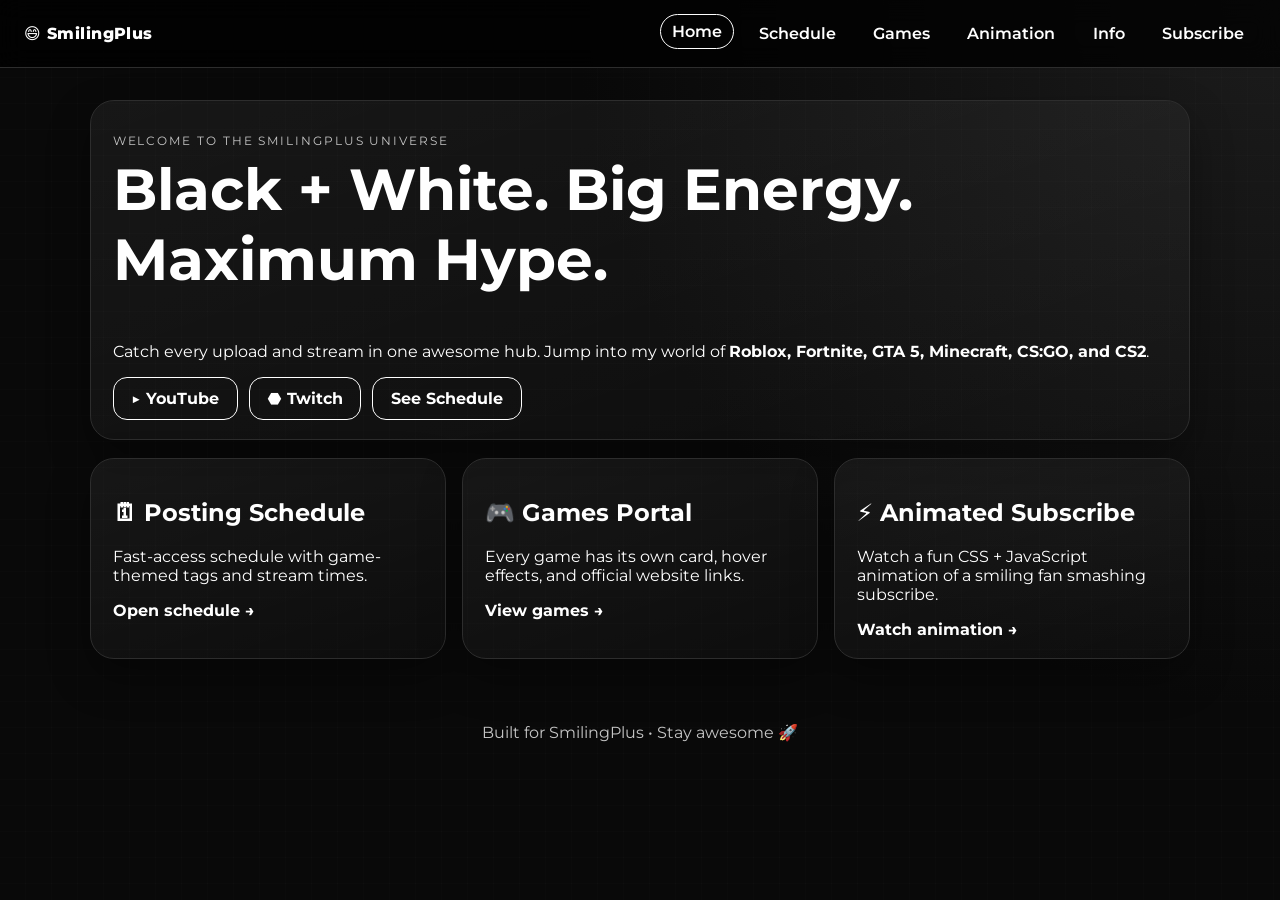
<file: index.html>
<!DOCTYPE html>
<html lang="en">
  <head>
    <meta charset="UTF-8" />
    <meta name="viewport" content="width=device-width, initial-scale=1.0" />
    <title>SmilingPlus | Home</title>
    <link rel="preconnect" href="https://fonts.googleapis.com" />
    <link rel="preconnect" href="https://fonts.gstatic.com" crossorigin />
    <link
      href="https://fonts.googleapis.com/css2?family=Montserrat:wght@400;600;700;800&display=swap"
      rel="stylesheet"
    />
    <link rel="stylesheet" href="styles.css" />
  </head>
  <body>
    <div class="bg-grid" aria-hidden="true"></div>
    <header class="site-header">
      <a class="brand" href="index.html">😄 SmilingPlus</a>
      <button class="menu-toggle" aria-label="Toggle navigation">☰</button>
      <nav>
        <a href="index.html" class="active">Home</a>
        <a href="schedule.html">Schedule</a>
        <a href="games.html">Games</a>
        <a href="animation.html">Animation</a>
        <a href="info.html">Info</a>
        <a href="subscribe.html">Subscribe</a>
      </nav>
    </header>

    <main>
      <section class="hero card glow-animate">
        <p class="kicker">WELCOME TO THE SMILINGPLUS UNIVERSE</p>
        <h1>Black + White. Big Energy. Maximum Hype.</h1>
        <p>
          Catch every upload and stream in one awesome hub. Jump into my world of
          <strong>Roblox, Fortnite, GTA 5, Minecraft, CS:GO, and CS2</strong>.
        </p>
        <div class="cta-row">
          <a class="btn btn-youtube" href="https://www.youtube.com/@SmilingPlus" target="_blank" rel="noopener">▶ YouTube</a>
          <a class="btn btn-twitch" href="https://www.twitch.tv/smilingplus" target="_blank" rel="noopener">⬣ Twitch</a>
          <a class="btn btn-ghost" href="schedule.html">See Schedule</a>
        </div>
      </section>

      <section class="quick-links">
        <article class="card lift">
          <h2>🗓 Posting Schedule</h2>
          <p>Fast-access schedule with game-themed tags and stream times.</p>
          <a class="text-link" href="schedule.html">Open schedule →</a>
        </article>
        <article class="card lift">
          <h2>🎮 Games Portal</h2>
          <p>Every game has its own card, hover effects, and official website links.</p>
          <a class="text-link" href="games.html">View games →</a>
        </article>
        <article class="card lift">
          <h2>⚡ Animated Subscribe</h2>
          <p>Watch a fun CSS + JavaScript animation of a smiling fan smashing subscribe.</p>
          <a class="text-link" href="animation.html">Watch animation →</a>
        </article>
      </section>
    </main>

    <footer>
      <p>Built for SmilingPlus • Stay awesome 🚀</p>
    </footer>

    <script src="script.js"></script>
  </body>
</html>
</file>
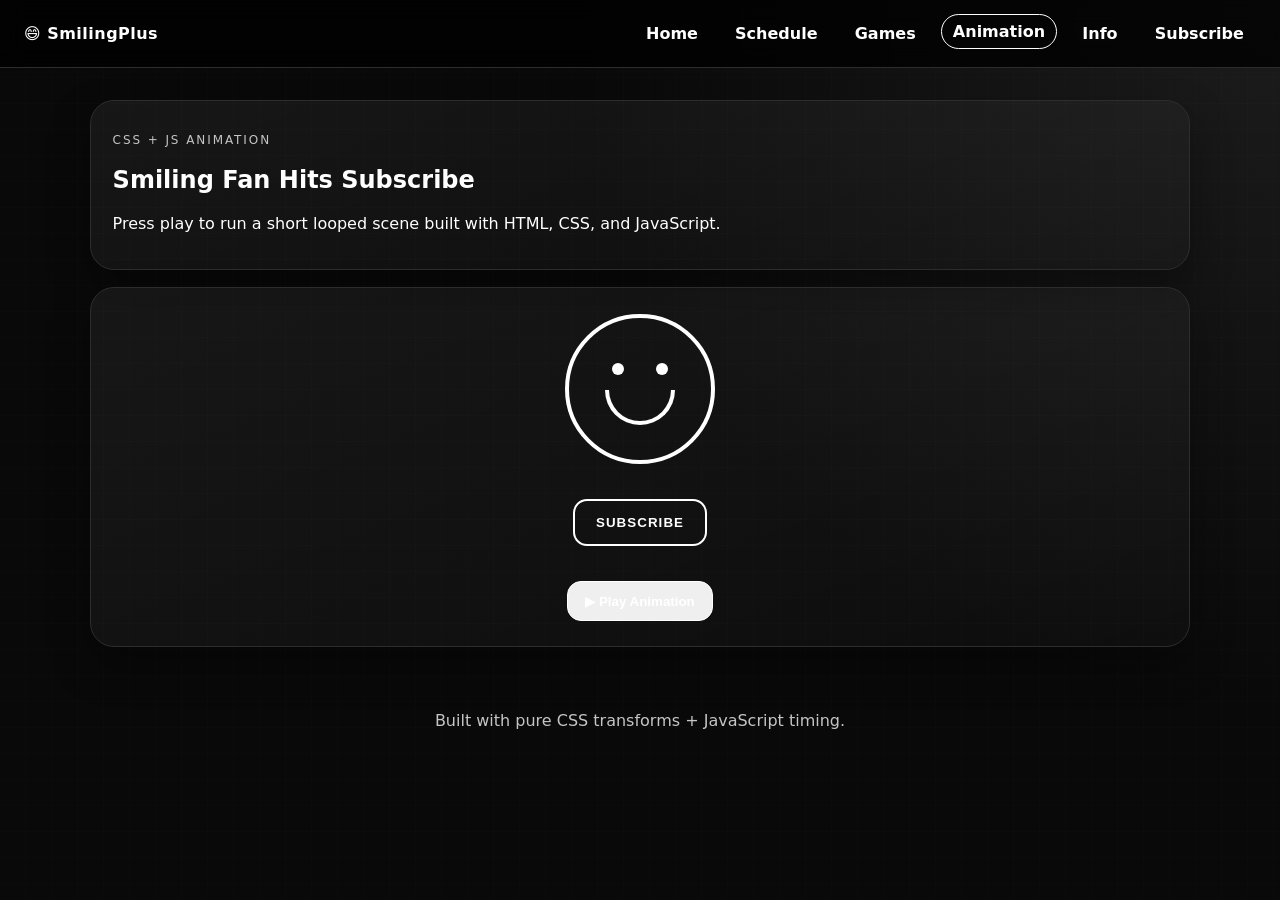
<file: animation.html>
<!DOCTYPE html>
<html lang="en">
  <head>
    <meta charset="UTF-8" />
    <meta name="viewport" content="width=device-width, initial-scale=1.0" />
    <title>SmilingPlus | Animation</title>
    <link rel="stylesheet" href="styles.css" />
  </head>
  <body>
    <div class="bg-grid" aria-hidden="true"></div>
    <header class="site-header">
      <a class="brand" href="index.html">😄 SmilingPlus</a>
      <button class="menu-toggle" aria-label="Toggle navigation">☰</button>
      <nav>
        <a href="index.html">Home</a>
        <a href="schedule.html">Schedule</a>
        <a href="games.html">Games</a>
        <a href="animation.html" class="active">Animation</a>
        <a href="info.html">Info</a>
        <a href="subscribe.html">Subscribe</a>
      </nav>
    </header>

    <main>
      <section class="card">
        <p class="kicker">CSS + JS ANIMATION</p>
        <h1>Smiling Fan Hits Subscribe</h1>
        <p>Press play to run a short looped scene built with HTML, CSS, and JavaScript.</p>
      </section>

      <section class="card animation-stage">
        <div class="smiley" id="smileyFace" aria-label="smiling animated character">
          <span class="eye left"></span>
          <span class="eye right"></span>
          <span class="mouth"></span>
        </div>
        <button class="subscribe-anim-btn" id="animSubscribe">SUBSCRIBE</button>
        <button class="btn btn-ghost" id="playAnim">▶ Play Animation</button>
      </section>
    </main>

    <footer>
      <p>Built with pure CSS transforms + JavaScript timing.</p>
    </footer>

    <script src="script.js"></script>
  </body>
</html>
</file>
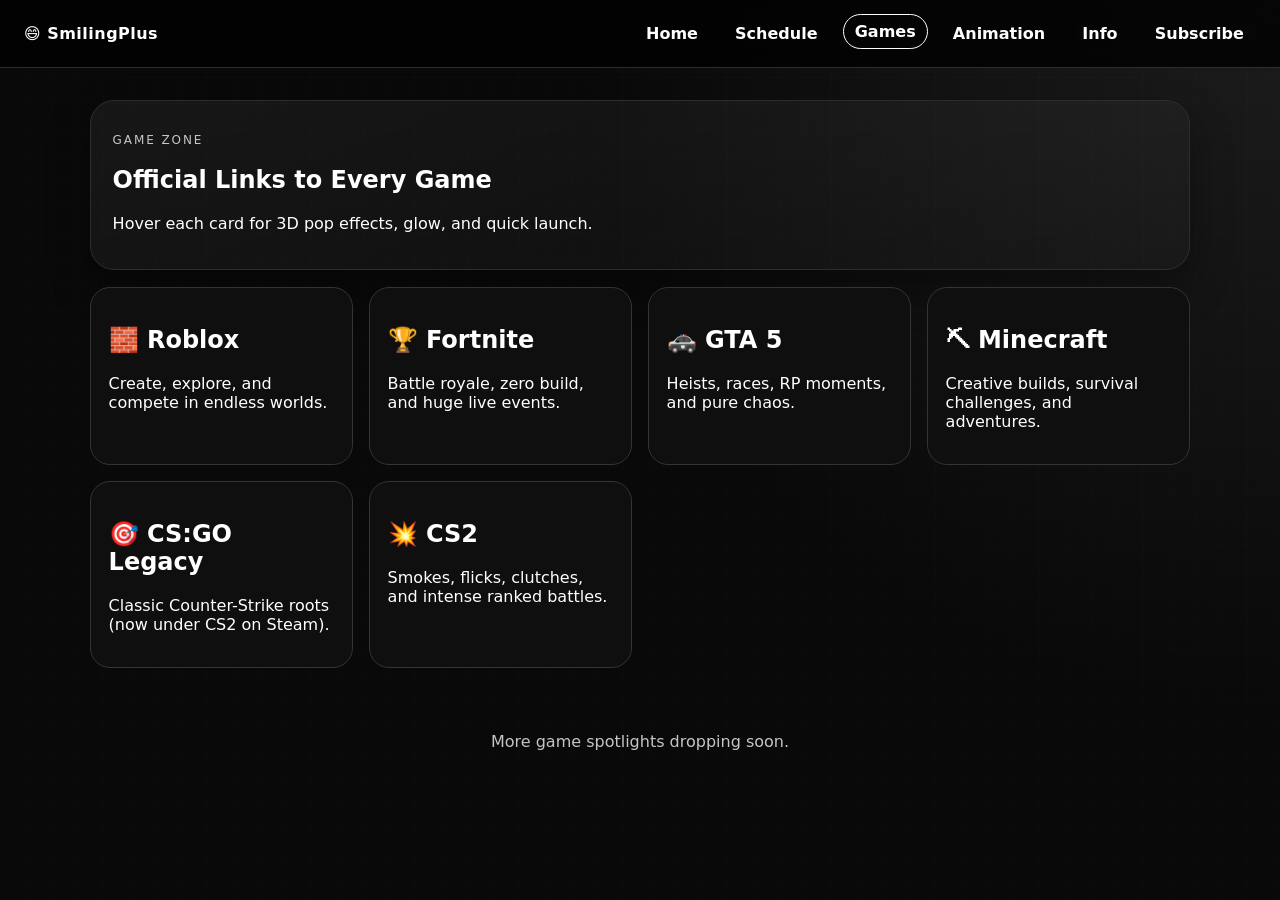
<file: games.html>
<!DOCTYPE html>
<html lang="en">
  <head>
    <meta charset="UTF-8" />
    <meta name="viewport" content="width=device-width, initial-scale=1.0" />
    <title>SmilingPlus | Games</title>
    <link rel="stylesheet" href="styles.css" />
  </head>
  <body>
    <div class="bg-grid" aria-hidden="true"></div>
    <header class="site-header">
      <a class="brand" href="index.html">😄 SmilingPlus</a>
      <button class="menu-toggle" aria-label="Toggle navigation">☰</button>
      <nav>
        <a href="index.html">Home</a>
        <a href="schedule.html">Schedule</a>
        <a href="games.html" class="active">Games</a>
        <a href="animation.html">Animation</a>
        <a href="info.html">Info</a>
        <a href="subscribe.html">Subscribe</a>
      </nav>
    </header>

    <main>
      <section class="card">
        <p class="kicker">GAME ZONE</p>
        <h1>Official Links to Every Game</h1>
        <p>Hover each card for 3D pop effects, glow, and quick launch.</p>
      </section>

      <section class="games-grid">
        <a class="game-card" href="https://www.roblox.com" target="_blank" rel="noopener">
          <h2>🧱 Roblox</h2>
          <p>Create, explore, and compete in endless worlds.</p>
        </a>
        <a class="game-card" href="https://www.fortnite.com" target="_blank" rel="noopener">
          <h2>🏆 Fortnite</h2>
          <p>Battle royale, zero build, and huge live events.</p>
        </a>
        <a class="game-card" href="https://www.rockstargames.com/gta-v" target="_blank" rel="noopener">
          <h2>🚓 GTA 5</h2>
          <p>Heists, races, RP moments, and pure chaos.</p>
        </a>
        <a class="game-card" href="https://www.minecraft.net" target="_blank" rel="noopener">
          <h2>⛏ Minecraft</h2>
          <p>Creative builds, survival challenges, and adventures.</p>
        </a>
        <a class="game-card" href="https://store.steampowered.com/app/730/CounterStrike_2/" target="_blank" rel="noopener">
          <h2>🎯 CS:GO Legacy</h2>
          <p>Classic Counter-Strike roots (now under CS2 on Steam).</p>
        </a>
        <a class="game-card" href="https://www.counter-strike.net/cs2" target="_blank" rel="noopener">
          <h2>💥 CS2</h2>
          <p>Smokes, flicks, clutches, and intense ranked battles.</p>
        </a>
      </section>
    </main>

    <footer>
      <p>More game spotlights dropping soon.</p>
    </footer>

    <script src="script.js"></script>
  </body>
</html>
</file>
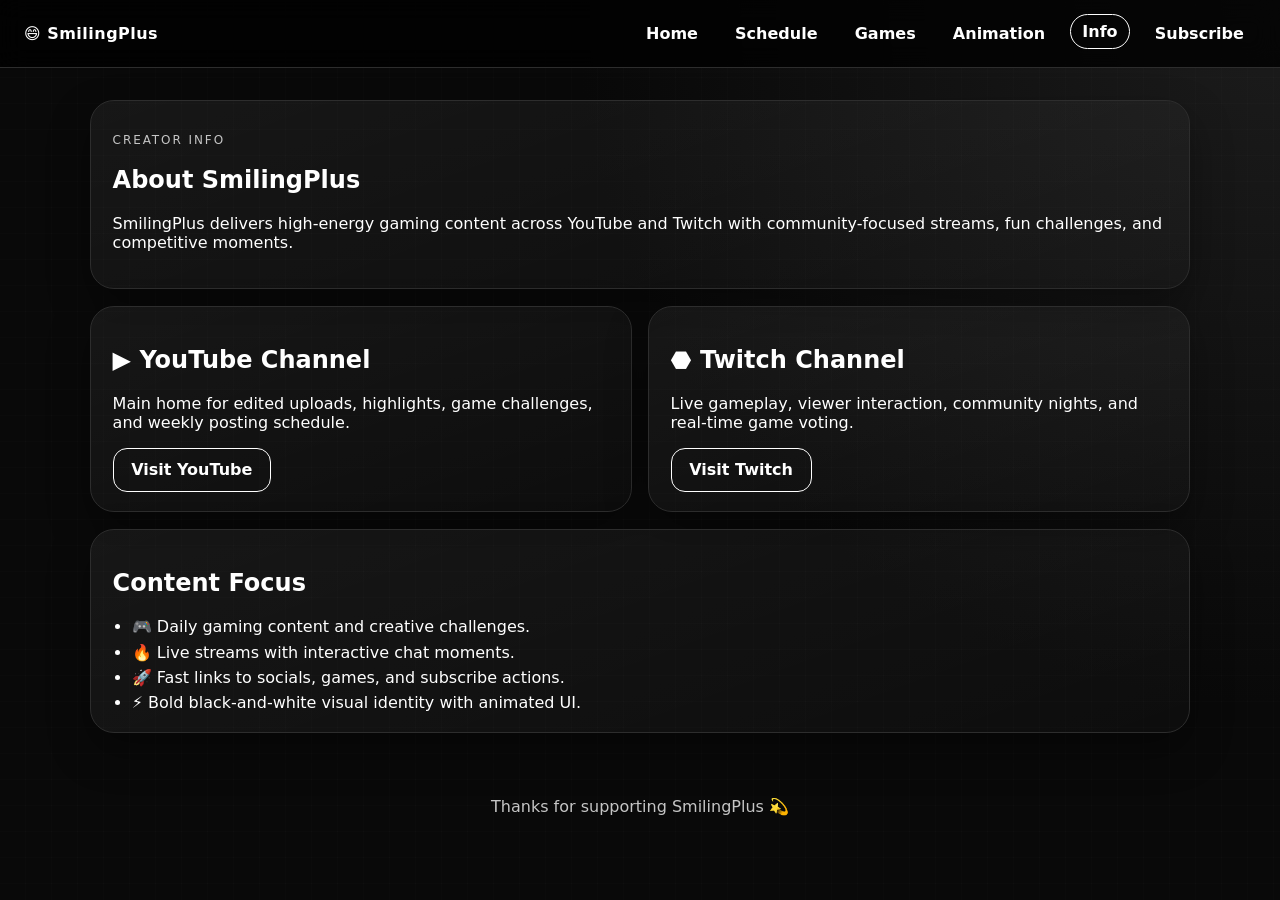
<file: info.html>
<!DOCTYPE html>
<html lang="en">
  <head>
    <meta charset="UTF-8" />
    <meta name="viewport" content="width=device-width, initial-scale=1.0" />
    <title>SmilingPlus | Info</title>
    <link rel="stylesheet" href="styles.css" />
  </head>
  <body>
    <div class="bg-grid" aria-hidden="true"></div>
    <header class="site-header">
      <a class="brand" href="index.html">😄 SmilingPlus</a>
      <button class="menu-toggle" aria-label="Toggle navigation">☰</button>
      <nav>
        <a href="index.html">Home</a>
        <a href="schedule.html">Schedule</a>
        <a href="games.html">Games</a>
        <a href="animation.html">Animation</a>
        <a href="info.html" class="active">Info</a>
        <a href="subscribe.html">Subscribe</a>
      </nav>
    </header>

    <main>
      <section class="card">
        <p class="kicker">CREATOR INFO</p>
        <h1>About SmilingPlus</h1>
        <p>
          SmilingPlus delivers high-energy gaming content across YouTube and Twitch with
          community-focused streams, fun challenges, and competitive moments.
        </p>
      </section>

      <section class="quick-links">
        <article class="card lift">
          <h2>▶ YouTube Channel</h2>
          <p>
            Main home for edited uploads, highlights, game challenges, and weekly posting schedule.
          </p>
          <a class="btn btn-youtube" href="https://www.youtube.com/@SmilingPlus" target="_blank" rel="noopener">Visit YouTube</a>
        </article>

        <article class="card lift">
          <h2>⬣ Twitch Channel</h2>
          <p>
            Live gameplay, viewer interaction, community nights, and real-time game voting.
          </p>
          <a class="btn btn-twitch" href="https://www.twitch.tv/smilingplus" target="_blank" rel="noopener">Visit Twitch</a>
        </article>
      </section>

      <section class="card">
        <h2>Content Focus</h2>
        <ul class="feature-list">
          <li>🎮 Daily gaming content and creative challenges.</li>
          <li>🔥 Live streams with interactive chat moments.</li>
          <li>🚀 Fast links to socials, games, and subscribe actions.</li>
          <li>⚡ Bold black-and-white visual identity with animated UI.</li>
        </ul>
      </section>
    </main>

    <footer>
      <p>Thanks for supporting SmilingPlus 💫</p>
    </footer>

    <script src="script.js"></script>
  </body>
</html>
</file>
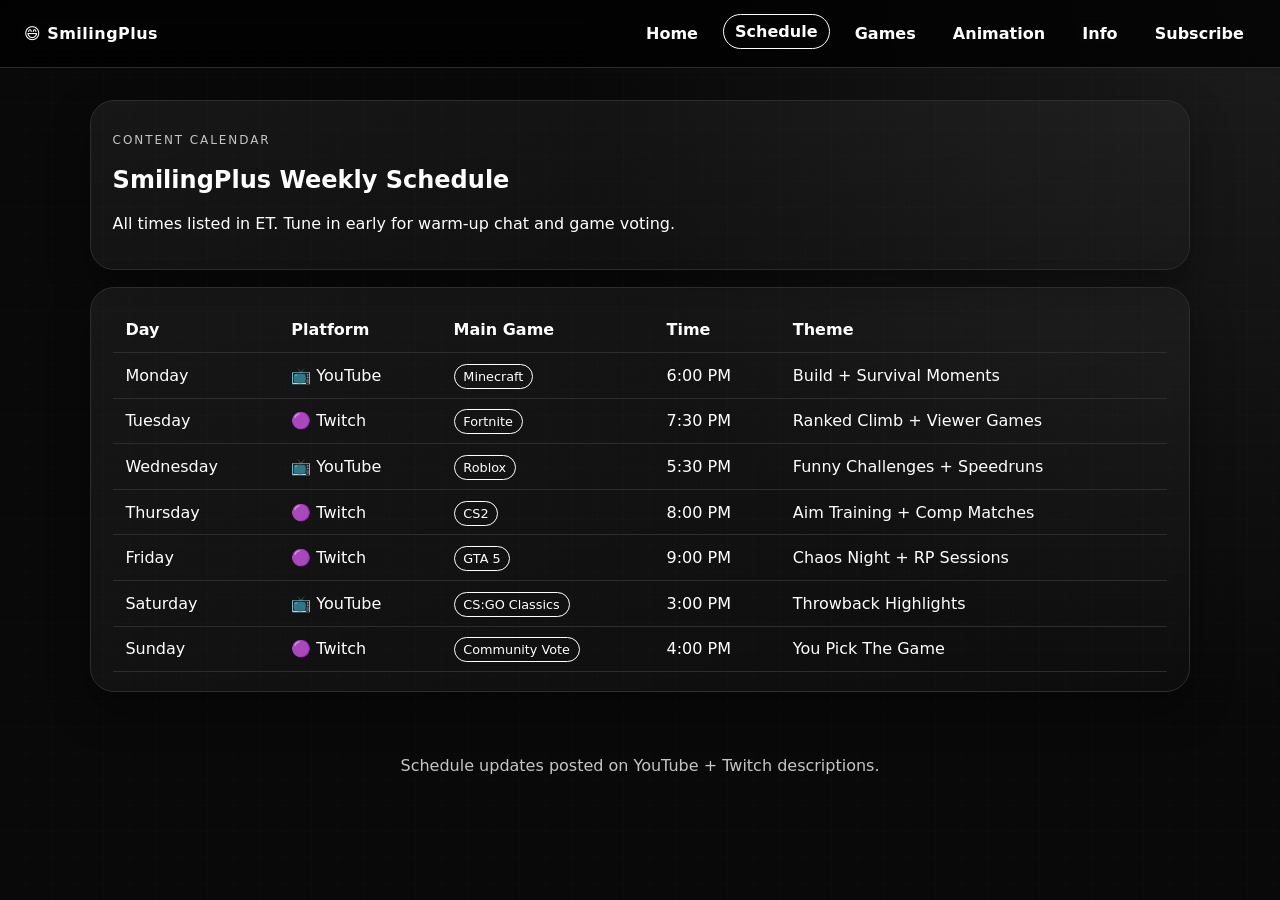
<file: schedule.html>
<!DOCTYPE html>
<html lang="en">
  <head>
    <meta charset="UTF-8" />
    <meta name="viewport" content="width=device-width, initial-scale=1.0" />
    <title>SmilingPlus | Schedule</title>
    <link rel="stylesheet" href="styles.css" />
  </head>
  <body>
    <div class="bg-grid" aria-hidden="true"></div>
    <header class="site-header">
      <a class="brand" href="index.html">😄 SmilingPlus</a>
      <button class="menu-toggle" aria-label="Toggle navigation">☰</button>
      <nav>
        <a href="index.html">Home</a>
        <a href="schedule.html" class="active">Schedule</a>
        <a href="games.html">Games</a>
        <a href="animation.html">Animation</a>
        <a href="info.html">Info</a>
        <a href="subscribe.html">Subscribe</a>
      </nav>
    </header>

    <main>
      <section class="card">
        <p class="kicker">CONTENT CALENDAR</p>
        <h1>SmilingPlus Weekly Schedule</h1>
        <p>All times listed in ET. Tune in early for warm-up chat and game voting.</p>
      </section>

      <section class="card schedule-card">
        <table>
          <thead>
            <tr>
              <th>Day</th>
              <th>Platform</th>
              <th>Main Game</th>
              <th>Time</th>
              <th>Theme</th>
            </tr>
          </thead>
          <tbody>
            <tr>
              <td>Monday</td>
              <td>📺 YouTube</td>
              <td><span class="pill">Minecraft</span></td>
              <td>6:00 PM</td>
              <td>Build + Survival Moments</td>
            </tr>
            <tr>
              <td>Tuesday</td>
              <td>🟣 Twitch</td>
              <td><span class="pill">Fortnite</span></td>
              <td>7:30 PM</td>
              <td>Ranked Climb + Viewer Games</td>
            </tr>
            <tr>
              <td>Wednesday</td>
              <td>📺 YouTube</td>
              <td><span class="pill">Roblox</span></td>
              <td>5:30 PM</td>
              <td>Funny Challenges + Speedruns</td>
            </tr>
            <tr>
              <td>Thursday</td>
              <td>🟣 Twitch</td>
              <td><span class="pill">CS2</span></td>
              <td>8:00 PM</td>
              <td>Aim Training + Comp Matches</td>
            </tr>
            <tr>
              <td>Friday</td>
              <td>🟣 Twitch</td>
              <td><span class="pill">GTA 5</span></td>
              <td>9:00 PM</td>
              <td>Chaos Night + RP Sessions</td>
            </tr>
            <tr>
              <td>Saturday</td>
              <td>📺 YouTube</td>
              <td><span class="pill">CS:GO Classics</span></td>
              <td>3:00 PM</td>
              <td>Throwback Highlights</td>
            </tr>
            <tr>
              <td>Sunday</td>
              <td>🟣 Twitch</td>
              <td><span class="pill">Community Vote</span></td>
              <td>4:00 PM</td>
              <td>You Pick The Game</td>
            </tr>
          </tbody>
        </table>
      </section>
    </main>

    <footer>
      <p>Schedule updates posted on YouTube + Twitch descriptions.</p>
    </footer>

    <script src="script.js"></script>
  </body>
</html>
</file>
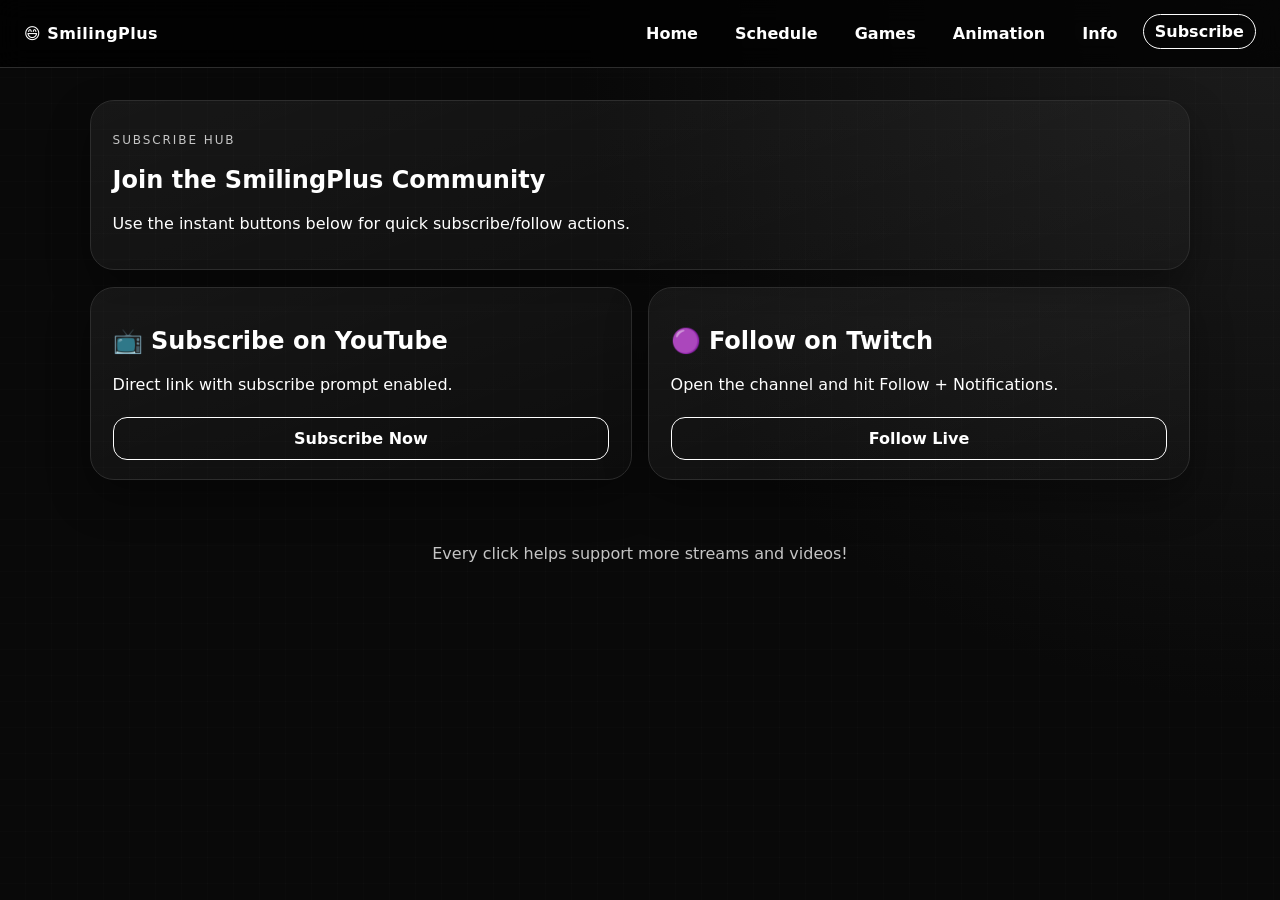
<file: subscribe.html>
<!DOCTYPE html>
<html lang="en">
  <head>
    <meta charset="UTF-8" />
    <meta name="viewport" content="width=device-width, initial-scale=1.0" />
    <title>SmilingPlus | Subscribe</title>
    <link rel="stylesheet" href="styles.css" />
  </head>
  <body>
    <div class="bg-grid" aria-hidden="true"></div>
    <header class="site-header">
      <a class="brand" href="index.html">😄 SmilingPlus</a>
      <button class="menu-toggle" aria-label="Toggle navigation">☰</button>
      <nav>
        <a href="index.html">Home</a>
        <a href="schedule.html">Schedule</a>
        <a href="games.html">Games</a>
        <a href="animation.html">Animation</a>
        <a href="info.html">Info</a>
        <a href="subscribe.html" class="active">Subscribe</a>
      </nav>
    </header>

    <main>
      <section class="card">
        <p class="kicker">SUBSCRIBE HUB</p>
        <h1>Join the SmilingPlus Community</h1>
        <p>Use the instant buttons below for quick subscribe/follow actions.</p>
      </section>

      <section class="quick-links">
        <article class="card lift subscribe-panel">
          <h2>📺 Subscribe on YouTube</h2>
          <p>Direct link with subscribe prompt enabled.</p>
          <a class="btn btn-youtube mega" href="https://www.youtube.com/@SmilingPlus?sub_confirmation=1" target="_blank" rel="noopener">Subscribe Now</a>
        </article>

        <article class="card lift subscribe-panel">
          <h2>🟣 Follow on Twitch</h2>
          <p>Open the channel and hit Follow + Notifications.</p>
          <a class="btn btn-twitch mega" href="https://www.twitch.tv/smilingplus" target="_blank" rel="noopener">Follow Live</a>
        </article>
      </section>
    </main>

    <footer>
      <p>Every click helps support more streams and videos!</p>
    </footer>

    <script src="script.js"></script>
  </body>
</html>
</file>
<file: styles.css>
:root {
  --bg: #090909;
  --panel: #111;
  --text: #fff;
  --muted: #c5c5c5;
  --line: #2d2d2d;
  --shadow: 0 18px 40px rgba(0, 0, 0, 0.35);
}

* {
  box-sizing: border-box;
}

body {
  margin: 0;
  font-family: 'Montserrat', system-ui, sans-serif;
  color: var(--text);
  background: radial-gradient(circle at top right, #1c1c1c, var(--bg) 45%);
  min-height: 100vh;
  overflow-x: hidden;
}

.bg-grid {
  position: fixed;
  inset: 0;
  pointer-events: none;
  background-image: linear-gradient(transparent 95%, rgba(255, 255, 255, 0.06) 95%),
    linear-gradient(90deg, transparent 95%, rgba(255, 255, 255, 0.06) 95%);
  background-size: 26px 26px;
  opacity: 0.25;
  z-index: -1;
}

.site-header {
  position: sticky;
  top: 0;
  backdrop-filter: blur(12px);
  background: rgba(0, 0, 0, 0.78);
  border-bottom: 1px solid var(--line);
  display: flex;
  justify-content: space-between;
  align-items: center;
  padding: 1rem 1.5rem;
  z-index: 10;
}

.brand {
  color: #fff;
  text-decoration: none;
  font-weight: 800;
  letter-spacing: 0.03em;
}

nav {
  display: flex;
  gap: 0.8rem;
}

nav a {
  color: #fff;
  text-decoration: none;
  font-weight: 600;
  border: 1px solid transparent;
  padding: 0.45rem 0.7rem;
  border-radius: 999px;
  transition: 0.25s;
}

nav a:hover,
nav a.active {
  border-color: #fff;
  transform: translateY(-2px);
}

.menu-toggle {
  display: none;
  background: transparent;
  border: 1px solid #fff;
  color: #fff;
  border-radius: 10px;
  padding: 0.45rem 0.65rem;
}

main {
  width: min(1100px, 92vw);
  margin: 2rem auto;
  display: grid;
  gap: 1.1rem;
}

.card {
  background: linear-gradient(160deg, rgba(255, 255, 255, 0.06), rgba(255, 255, 255, 0.02));
  border: 1px solid var(--line);
  border-radius: 24px;
  padding: 1.2rem 1.35rem;
  box-shadow: var(--shadow);
}

.hero h1 {
  margin-top: 0;
  font-size: clamp(2rem, 5vw, 3.6rem);
}

.kicker {
  letter-spacing: 0.16em;
  color: var(--muted);
  font-size: 0.75rem;
  margin-bottom: 0.4rem;
}

.cta-row {
  display: flex;
  flex-wrap: wrap;
  gap: 0.7rem;
}

.btn,
.game-card,
.text-link {
  transition: 0.3s ease;
}

.btn {
  display: inline-block;
  padding: 0.7rem 1.1rem;
  border: 1px solid #fff;
  border-radius: 14px;
  color: #fff;
  text-decoration: none;
  font-weight: 700;
}

.btn:hover {
  transform: translateY(-3px) scale(1.03);
  box-shadow: 0 8px 25px rgba(255, 255, 255, 0.16);
}

.btn-youtube:hover {
  background: #fff;
  color: #000;
}

.btn-twitch:hover {
  background: #8d59ff;
  border-color: #8d59ff;
}

.btn-ghost:hover {
  background: #fff;
  color: #000;
}

.quick-links {
  display: grid;
  grid-template-columns: repeat(auto-fit, minmax(210px, 1fr));
  gap: 1rem;
}

.text-link {
  color: #fff;
  text-decoration: none;
  font-weight: 700;
}

.text-link:hover {
  letter-spacing: 0.03em;
}

.lift:hover {
  transform: perspective(800px) rotateX(4deg) rotateY(-4deg) translateY(-4px);
}

.schedule-card {
  overflow-x: auto;
}

table {
  width: 100%;
  border-collapse: collapse;
  min-width: 680px;
}

th,
td {
  border-bottom: 1px solid var(--line);
  text-align: left;
  padding: 0.8rem;
}

.pill {
  border: 1px solid #fff;
  border-radius: 999px;
  padding: 0.25rem 0.55rem;
  font-size: 0.8rem;
}

.games-grid {
  display: grid;
  grid-template-columns: repeat(auto-fit, minmax(220px, 1fr));
  gap: 1rem;
}

.game-card {
  background: #0f0f0f;
  border: 1px solid #343434;
  border-radius: 20px;
  padding: 1.1rem;
  text-decoration: none;
  color: #fff;
  transform-style: preserve-3d;
}

.game-card:hover {
  transform: translateY(-6px) rotateX(6deg);
  border-color: #fff;
  box-shadow: 0 15px 30px rgba(255, 255, 255, 0.15);
}

.feature-list {
  margin: 0;
  padding-left: 1.2rem;
  display: grid;
  gap: 0.4rem;
}

.animation-stage {
  min-height: 360px;
  display: grid;
  place-items: center;
  gap: 1.4rem;
}

.smiley {
  width: 150px;
  height: 150px;
  border-radius: 50%;
  border: 4px solid #fff;
  position: relative;
  transition: transform 0.4s;
}

.eye {
  position: absolute;
  width: 12px;
  height: 12px;
  background: #fff;
  border-radius: 50%;
  top: 45px;
}

.eye.left {
  left: 43px;
}

.eye.right {
  right: 43px;
}

.mouth {
  position: absolute;
  width: 70px;
  height: 35px;
  border: 4px solid #fff;
  border-top: none;
  border-radius: 0 0 40px 40px;
  left: 50%;
  transform: translateX(-50%);
  bottom: 35px;
}

.subscribe-anim-btn {
  font-weight: 800;
  letter-spacing: 0.08em;
  border: 2px solid #fff;
  background: transparent;
  color: #fff;
  border-radius: 14px;
  padding: 0.9rem 1.3rem;
  transition: transform 0.2s;
}

.subscribe-anim-btn.pressed {
  transform: scale(0.88);
  background: #fff;
  color: #000;
}

.smiley.jump {
  animation: jump 1.2s ease;
}

@keyframes jump {
  0%,
  100% {
    transform: translateY(0);
  }
  35% {
    transform: translateY(-34px) rotate(-6deg);
  }
  70% {
    transform: translateY(-10px) rotate(5deg);
  }
}

.glow-animate {
  animation: pulse 4.5s infinite;
}

@keyframes pulse {
  0%,
  100% {
    box-shadow: 0 10px 25px rgba(255, 255, 255, 0.1);
  }
  50% {
    box-shadow: 0 18px 36px rgba(255, 255, 255, 0.2);
  }
}

.subscribe-panel .mega {
  margin-top: 0.4rem;
  width: 100%;
  text-align: center;
}

footer {
  text-align: center;
  color: var(--muted);
  padding: 1rem;
}

@media (max-width: 830px) {
  .menu-toggle {
    display: block;
  }

  nav {
    display: none;
    position: absolute;
    right: 1rem;
    top: 64px;
    flex-direction: column;
    background: #080808;
    border: 1px solid #2d2d2d;
    padding: 0.65rem;
    border-radius: 12px;
  }

  nav.open {
    display: flex;
  }
}
</file>
